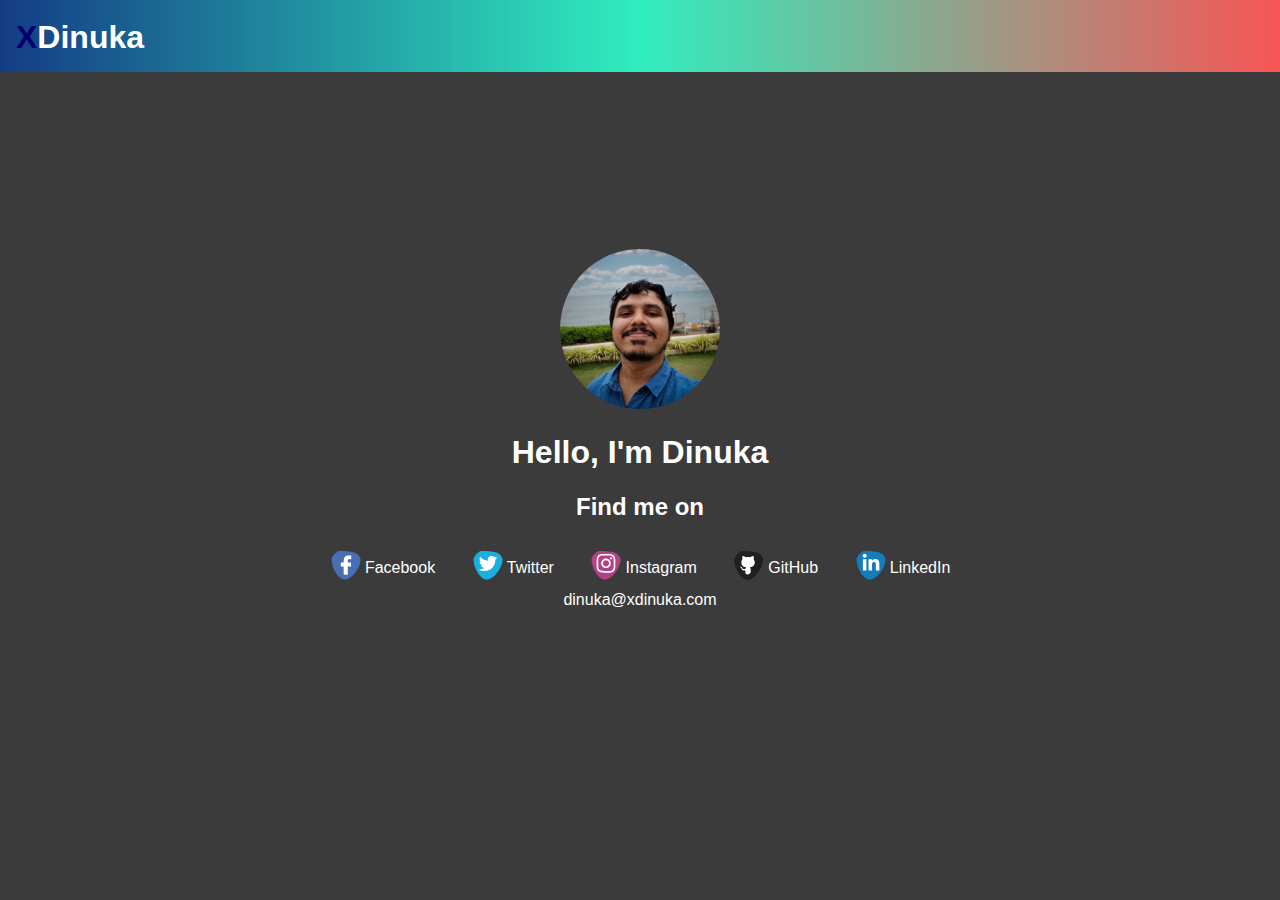
<file: index.html>
<!DOCTYPE html>
<html lang="en">

<head>
    <meta charset="UTF-8">
    <meta name="viewport" content="width=device-width, initial-scale=1.0">
    <meta http-equiv="X-UA-Compatible" content="ie=edge">
    <link rel="stylesheet" type="text/css" href="css/main.css">
    <link rel="shortcut icon" href="images/photo.jpeg">

    <!-- Primary Meta Tags -->
    <title>Hello, I'm Dinuka</title>
    <meta name="title" content="Hello, I'm Dinuka">
    <meta name="description" content="Find my social links on my website.">

    <!-- Open Graph / Facebook -->
    <meta property="og:type" content="website">
    <meta property="og:url" content="https://xdinuka.com">
    <meta property="og:title" content="Hello, I'm Dinuka">
    <meta property="og:description" content="Find my social links on my website.">
    <meta property="og:image" content="images/photo/jpeg">

    <!-- Twitter -->
    <meta property="twitter:card" content="summary_large_image">
    <meta property="twitter:url" content="https://xdinuka.com">
    <meta property="twitter:title" content="Hello, I'm Dinuka">
    <meta property="twitter:description" content="Find my social links on my website.">
    <meta property="twitter:image" content="images/photo/jpeg">
</head>

<body>
    <nav>
        <p>XDinuka</p>
    </nav>
    <div>
        <div>
            <img src="images/photo.jpg">
            <h1>Hello, I'm Dinuka</h1>

            <h2>Find me on</h2>
            <div>
                <a href="https://www.facebook.com/XDinuka" target="_blank"><img src="images/facebook.svg" />Facebook</a>
                <a href="https://twitter.com/XDinuka" target="_blank"><img src="images/twitter.svg" />Twitter</a>
                <a href="https://www.instagram.com/xdinuka" target="_blank"><img
                        src="images/instagram.svg" />Instagram</a>
                <a href="https://github.com/XDinuka" target="_blank"><img src="images/github.svg" />GitHub</a>
                <a href="https://www.linkedin.com/in/xdinuka" target="_blank"><img
                        src="images/linkedin.svg" />LinkedIn</a>
            </div>
            <a href="mailto:dinuka@xdinuka.com">dinuka@xdinuka.com</a>

        </div>
    </div>
</body>

</html>
</file>
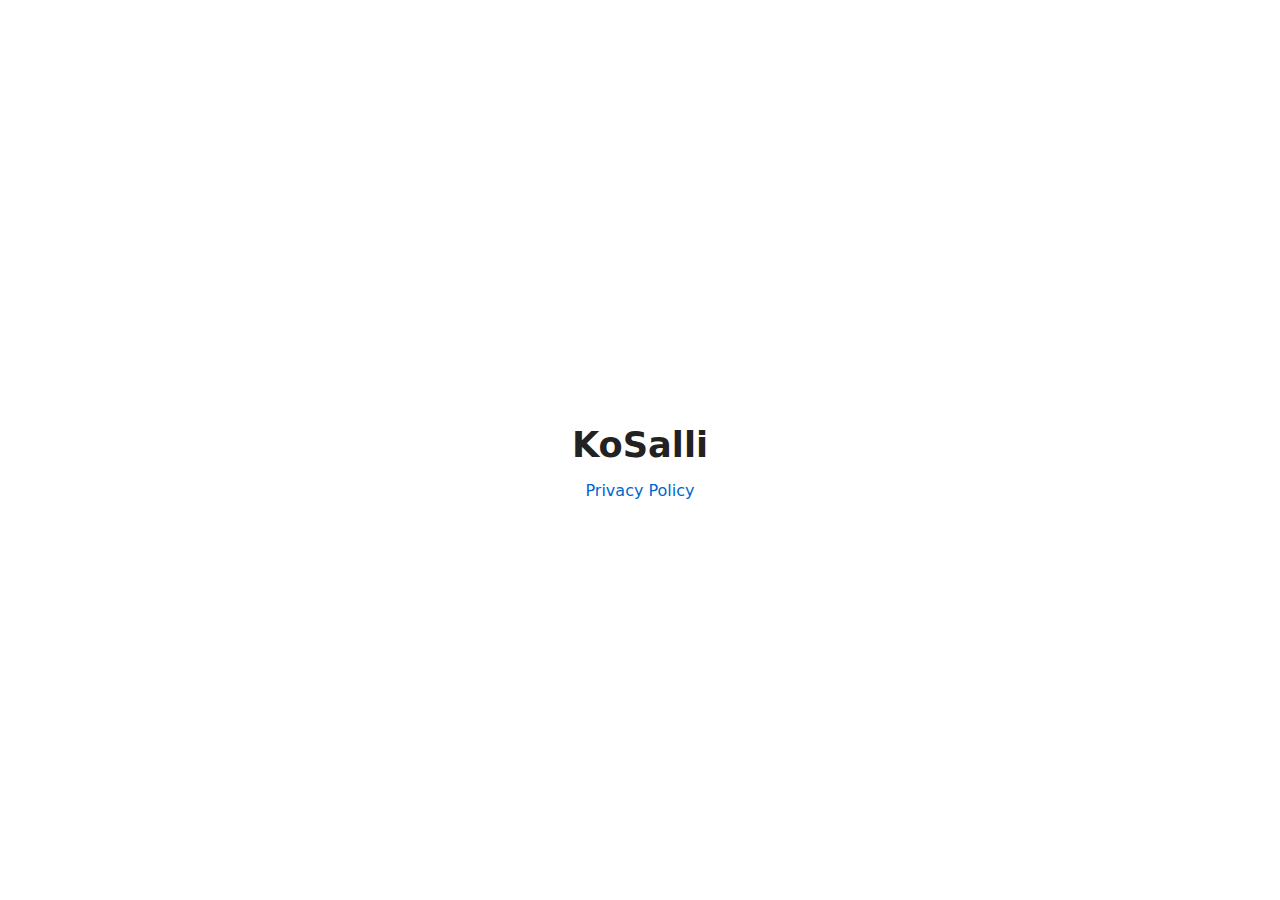
<file: apps/KoSalli/index.html>
<!DOCTYPE html>
<html lang="en">
<head>
    <meta charset="UTF-8" />
    <title>KoSalli</title>
    <meta name="viewport" content="width=device-width, initial-scale=1" />
    <style>
        body {
            font-family: system-ui, -apple-system, BlinkMacSystemFont, "Segoe UI",
            Roboto, Helvetica, Arial, sans-serif;
            margin: 0;
            min-height: 100vh;
            display: flex;
            align-items: center;
            justify-content: center;
            background: #ffffff;
            color: #222;
        }

        .container {
            text-align: center;
        }

        h1 {
            font-size: 2.2rem;
            margin-bottom: 1rem;
        }

        a {
            font-size: 1rem;
            color: #0066cc;
            text-decoration: none;
        }

        a:hover {
            text-decoration: underline;
        }
    </style>
</head>
<body>
<div class="container">
    <h1>KoSalli</h1>
    <a href="privacy-policy.html">Privacy Policy</a>
</div>
</body>
</html>
</file>
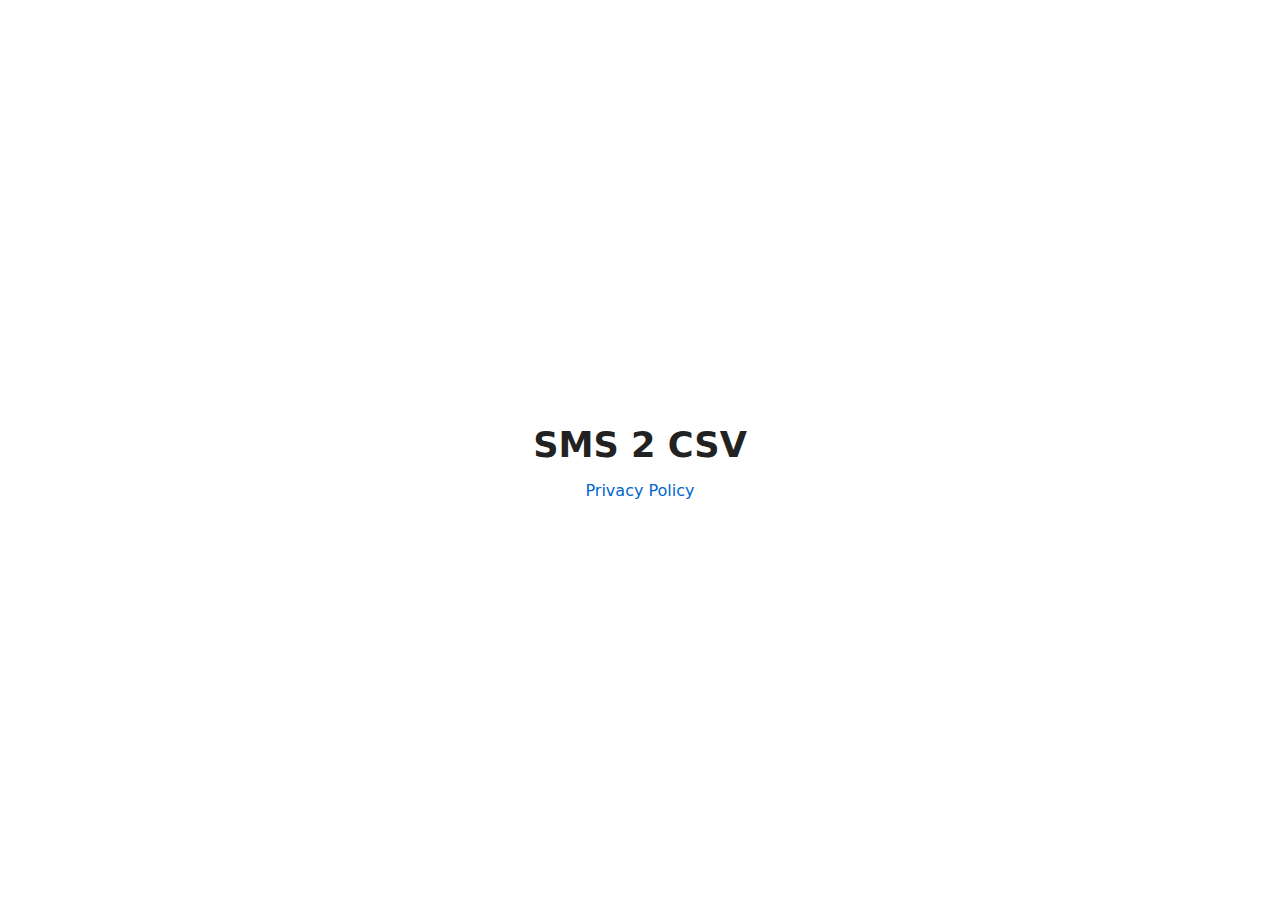
<file: apps/sms2csv/index.html>
<!DOCTYPE html>
<html lang="en">
<head>
    <meta charset="UTF-8" />
    <title>SMS 2 CSV</title>
    <meta name="viewport" content="width=device-width, initial-scale=1" />
    <style>
        body {
            font-family: system-ui, -apple-system, BlinkMacSystemFont, "Segoe UI",
            Roboto, Helvetica, Arial, sans-serif;
            margin: 0;
            min-height: 100vh;
            display: flex;
            align-items: center;
            justify-content: center;
            background: #ffffff;
            color: #222;
        }

        .container {
            text-align: center;
        }

        h1 {
            font-size: 2.2rem;
            margin-bottom: 1rem;
        }

        a {
            font-size: 1rem;
            color: #0066cc;
            text-decoration: none;
        }

        a:hover {
            text-decoration: underline;
        }
    </style>
</head>
<body>
<div class="container">
    <h1>SMS 2 CSV</h1>
    <a href="privacy-policy.html">Privacy Policy</a>
</div>
</body>
</html>
</file>
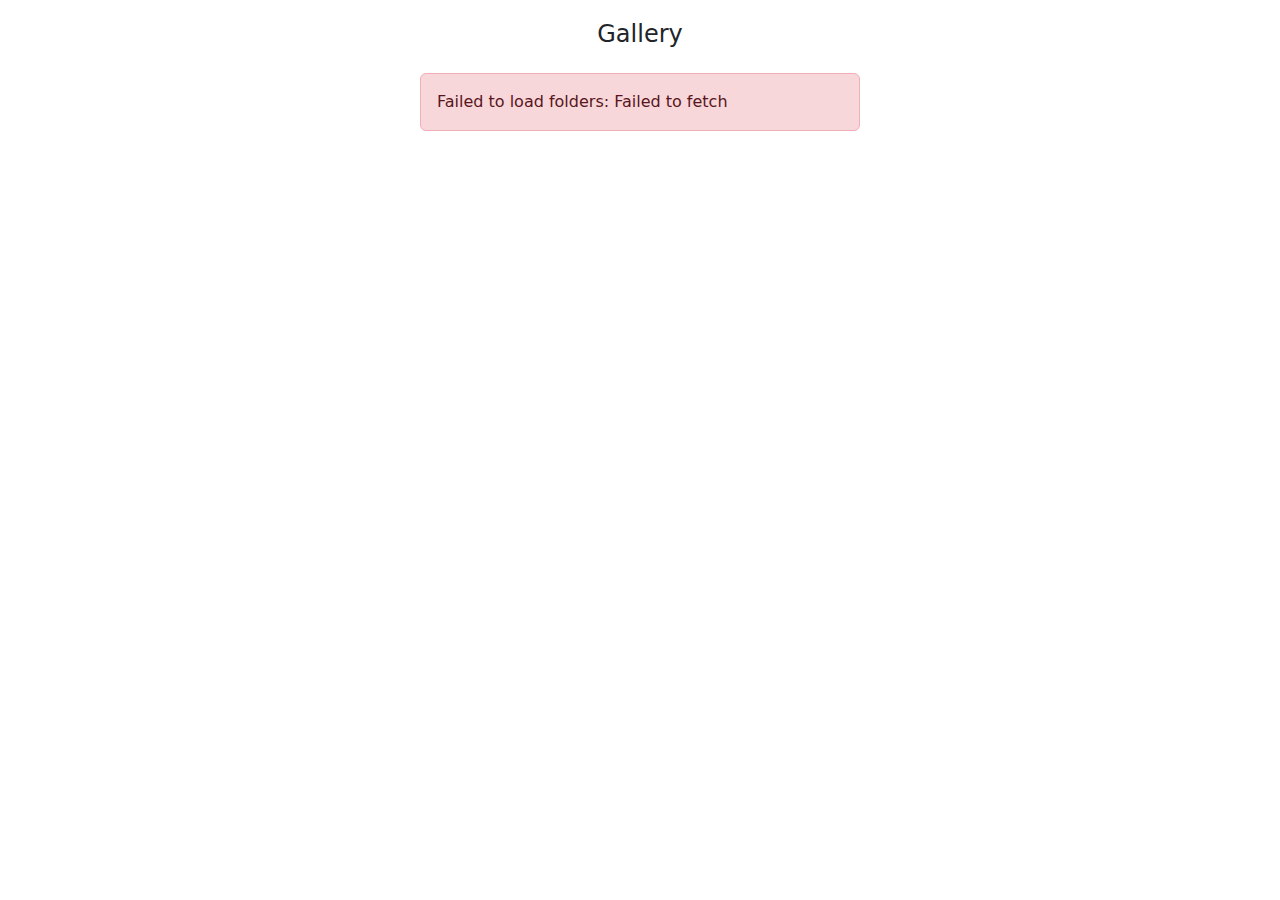
<file: gallery.html>
<!DOCTYPE html>
<html lang="en">

<head>
    <meta charset="UTF-8" />
    <meta name="viewport" content="width=device-width, initial-scale=1" />
    <title>Gallery</title>
    <link href="https://cdn.jsdelivr.net/npm/bootstrap@5.3.3/dist/css/bootstrap.min.css" rel="stylesheet" />
    <style>
        body {
            max-width: 480px;
            margin: auto;
            padding: 20px;
        }

        .thumbnail {
            max-width: 100%;
            height: auto;
            margin-bottom: 10px;
        }
    </style>
</head>

<body>

    <h4 class="text-center mb-4">Gallery</h4>

    <div id="folderList" class="list-group mb-4"></div>
    <div id="photoGallery" class="row gy-3"></div>

    <script>
        const folderList = document.getElementById('folderList');
        const gallery = document.getElementById('photoGallery');

        fetch('https://dinuka.izocele.lk/folders.json')
            .then(res => res.json())
            .then(folders => {
                if (!Array.isArray(folders)) throw new Error("Invalid folder list");

                folders.forEach(folder => {
                    const label = folder.split("___")[0];
                    const btn = document.createElement('button');
                    btn.className = 'list-group-item list-group-item-action';
                    btn.textContent = label;
                    btn.onclick = () => loadImages(folder);
                    folderList.appendChild(btn);
                });
            })
            .catch(err => {
                folderList.innerHTML = `<div class="alert alert-danger">Failed to load folders: ${err.message}</div>`;
            });

        function loadImages(folderName) {
            gallery.innerHTML = '<div class="text-center">Loading photos...</div>';

            fetch(`https://dinuka.izocele.lk/uploads/${folderName}/files.json`)
                .then(res => res.json())
                .then(files => {
                    if (!Array.isArray(files) || files.length === 0) {
                        gallery.innerHTML = '<div class="text-muted text-center">No images found.</div>';
                        return;
                    }

                    gallery.innerHTML = '';
                    files.forEach(filename => {
                        const col = document.createElement('div');
                        col.className = 'col-6';
                        col.innerHTML = `

            <img src="https://dinuka.izocele.lk/uploads/${folderName}/${filename}" 
                 class="img-fluid rounded shadow-sm mb-3" 
                 alt="${filename}" />
 
        `;

                        gallery.appendChild(col);
                    });
                })
                .catch(err => {
                    gallery.innerHTML = `<div class="alert alert-danger">Failed to load files.json: ${err.message}</div>`;
                });
        }

    </script>
</body>

</html>
</file>
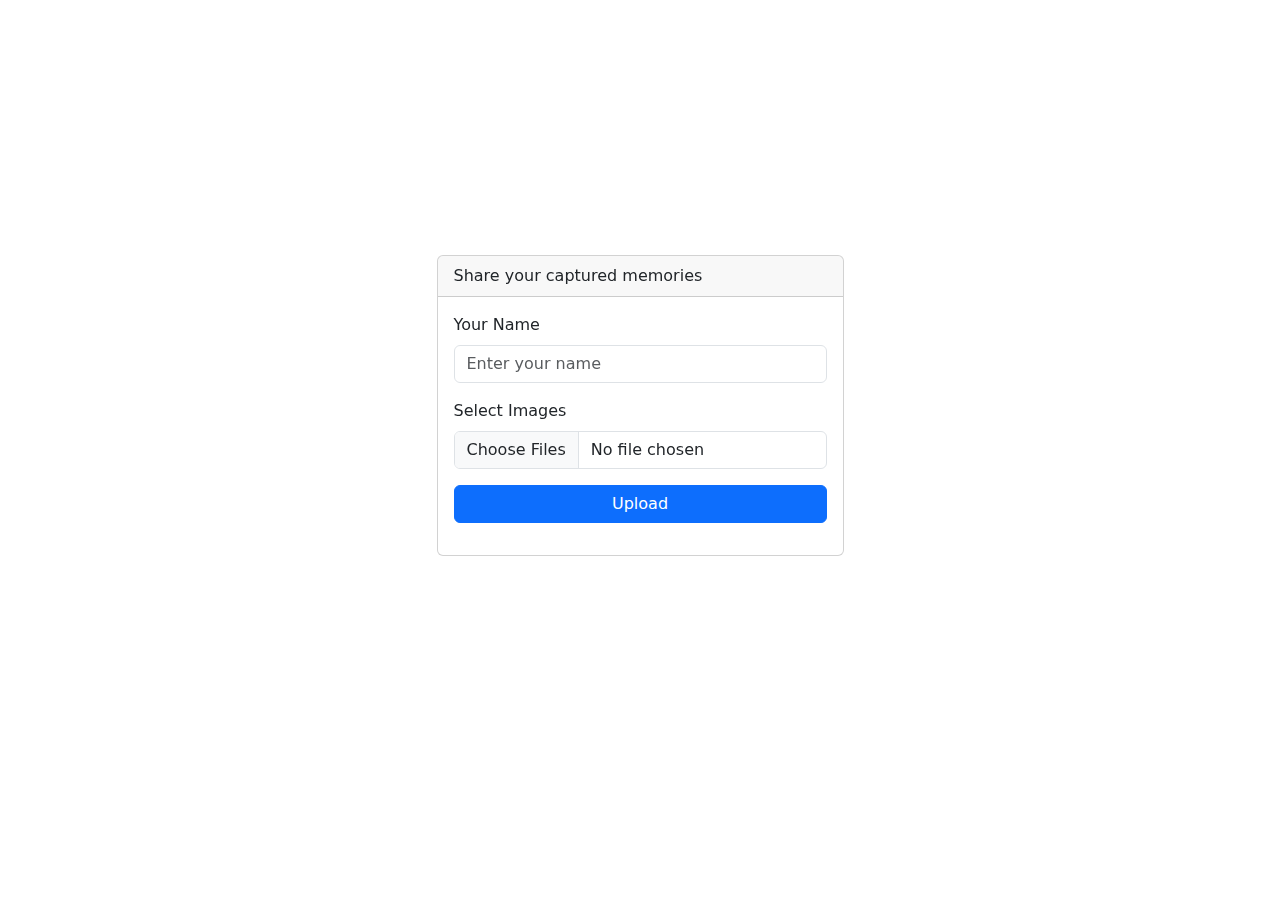
<file: wedding.html>
<!DOCTYPE html>
<html lang="en">

<head>
    <meta charset="UTF-8" />
    <meta name="viewport" content="width=device-width, initial-scale=1" />
    <title>Image Upload</title>
    <link href="https://cdn.jsdelivr.net/npm/bootstrap@5.3.3/dist/css/bootstrap.min.css" rel="stylesheet" />
    <style>
        body {
            max-width: 480px;
            height: 90vh;
            margin: auto;
            padding: 20px;
            background-image: url("https://dinuka.izocele.lk/bg.png");
            background-repeat: no-repeat;
            background-size: contain;
            background-position: center;
            display: grid;
            place-items: center;
        }

        #loadingSpinner {
            display: none;
        }
        div.card {
            background: rgba(255, 255, 255, 0.2); 
            backdrop-filter: blur(3px);
        }
    </style>
</head>

<body>


    <div class="card">
        <div class="card-header">
            Share your captured memories
        </div>
        <div class="card-body">
            <form id="uploadForm">
                <div class="mb-3">
                    <label for="name" class="form-label">Your Name</label>
                    <input type="text" class="form-control" id="name" name="name" placeholder="Enter your name"
                        required />
                </div>

                <div class="mb-3">
                    <label for="images" class="form-label">Select Images</label>
                    <input type="file" class="form-control" id="images" name="images" multiple accept="image/*"
                        required />
                </div>

                <button type="submit" class="btn btn-primary w-100">Upload</button>

                <div id="loadingSpinner" class="text-center mt-3">
                    <div class="spinner-border text-primary" role="status">
                        <span class="visually-hidden">Uploading...</span>
                    </div>
                    <div>Uploading...</div>
                </div>

                <div id="responseBox" class="mt-3 text-center"></div>
            </form>




        
        </div>
    </div>

    <script>
        document.getElementById('uploadForm').addEventListener('submit', function (e) {
            e.preventDefault();

            const form = e.target;
            const formData = new FormData();

            const name = document.getElementById('name').value.trim();
            const files = document.getElementById('images').files;

            if (!name || files.length === 0) {
                alert('Please fill in your name and select at least one image.');
                return;
            }

            formData.append('name', name);
            for (let i = 0; i < files.length; i++) {
                formData.append('image' + (i + 1), files[i]);
            }

            const spinner = document.getElementById('loadingSpinner');
            const responseBox = document.getElementById('responseBox');
            spinner.style.display = 'block';
            responseBox.innerHTML = '';

            fetch('https://dinuka.izocele.lk/upload.php', {
                method: 'POST',
                body: formData
            })
                .then(res => res.json())
                .then(data => {
                    spinner.style.display = 'none';
                    if (data.folder) {
                        responseBox.innerHTML = `<div class="alert alert-success">Your photos were uploaded. Thanks</div>`;
                        form.reset();
                    } else {
                        responseBox.innerHTML = `<div class="alert alert-danger">Your photos were not uploaded. Please try again</div>`;
                    }
                    document.getElementById('uploadForm').reset();
                })
                .catch(err => {
                    spinner.style.display = 'none';
                    responseBox.innerHTML = `<div class="alert alert-danger">Your photos were not uploaded. Please try again</div>`;
                    document.getElementById('uploadForm').reset();
                });
        });
    </script>
</body>

</html>
</file>
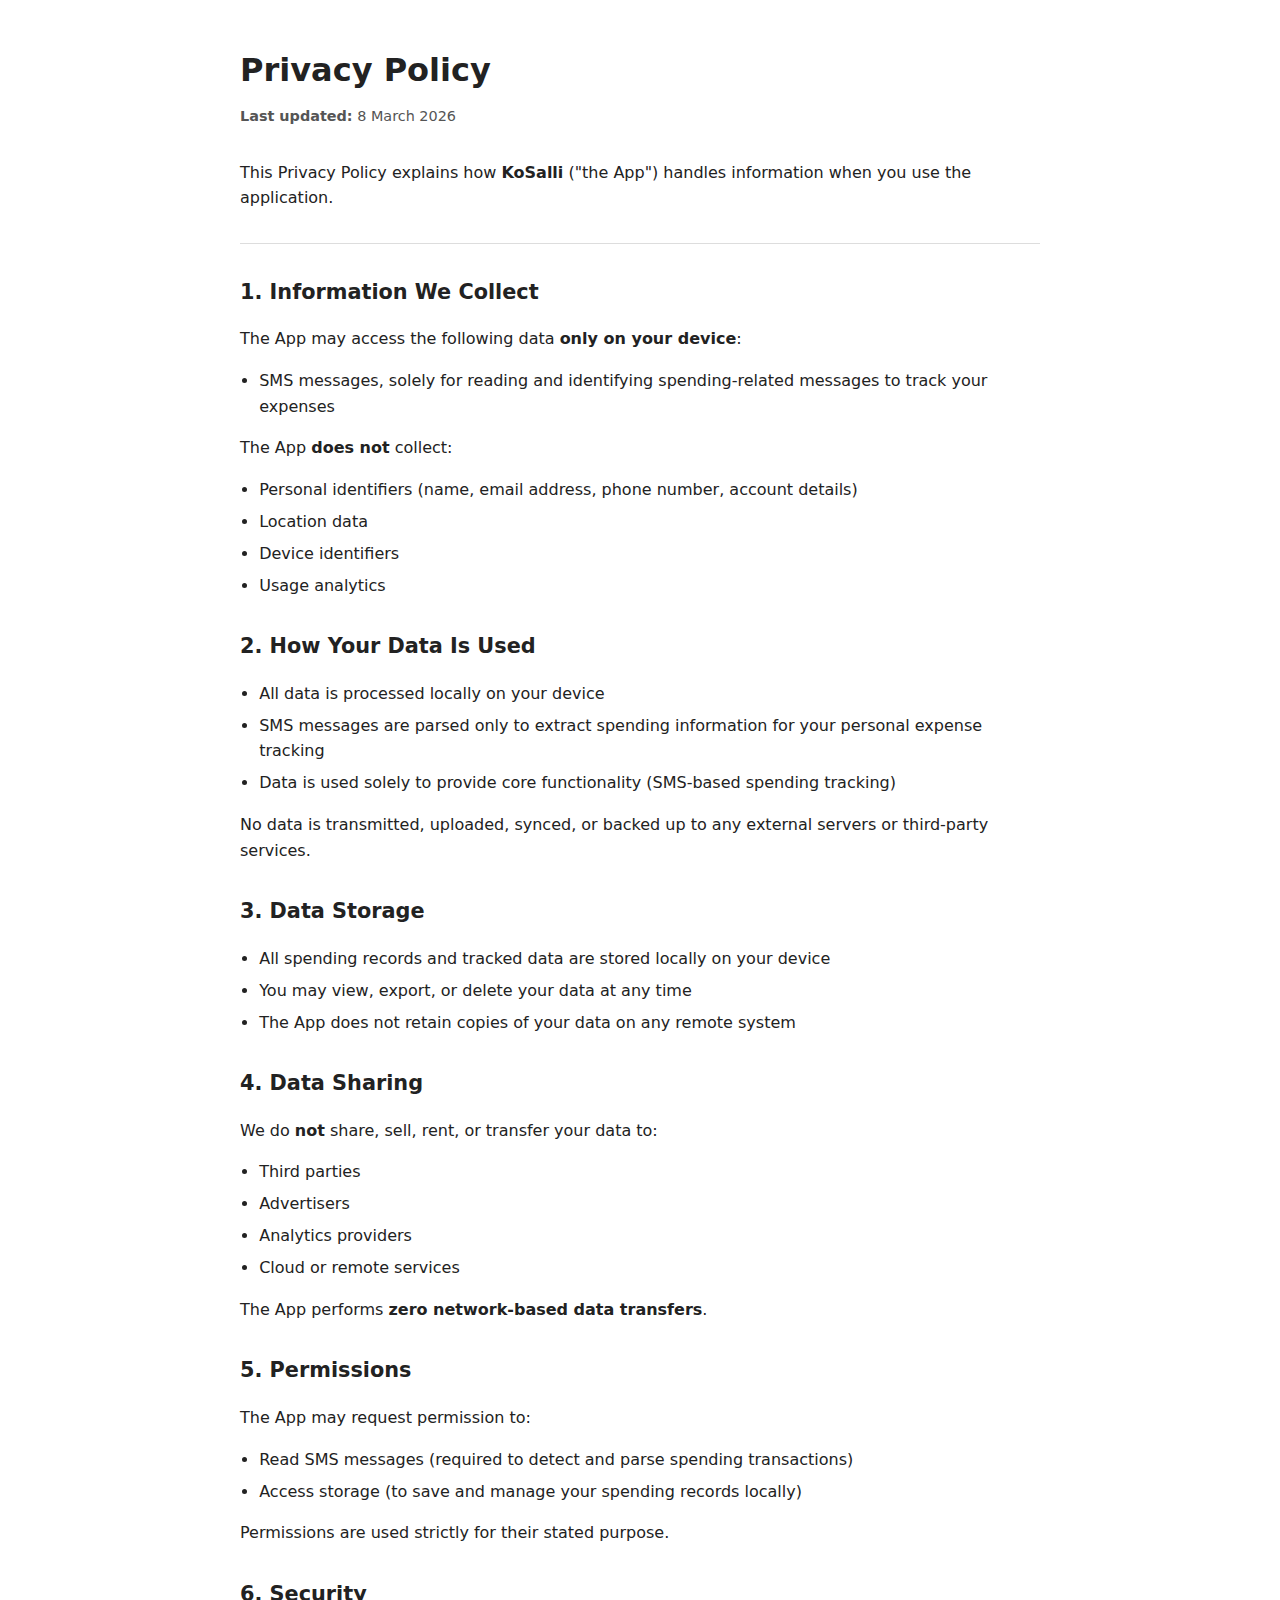
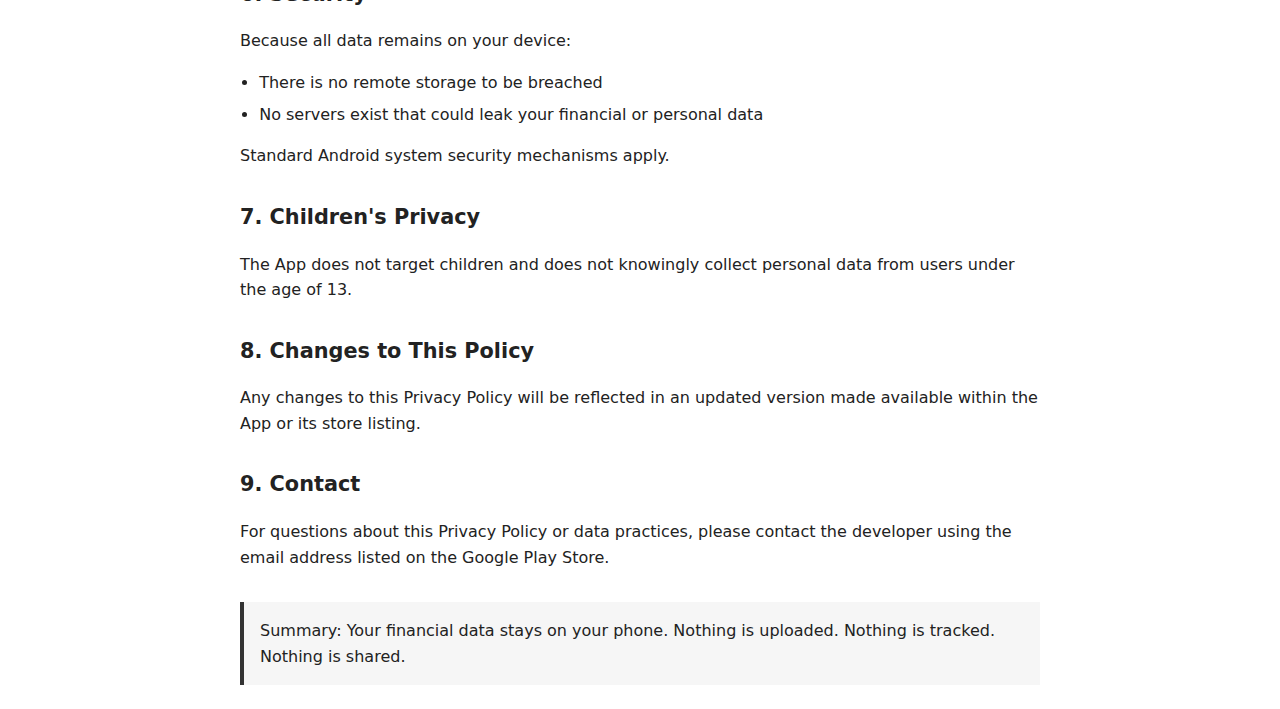
<file: apps/KoSalli/privacy-policy.html>
<!DOCTYPE html>
<html lang="en">
<head>
    <meta charset="UTF-8" />
    <title>Privacy Policy – KoSalli</title>
    <meta name="viewport" content="width=device-width, initial-scale=1" />
    <style>
        body {
            font-family: system-ui, -apple-system, BlinkMacSystemFont, "Segoe UI",
            Roboto, Helvetica, Arial, sans-serif;
            line-height: 1.6;
            margin: 0;
            padding: 24px;
            background: #ffffff;
            color: #222;
        }

        .container {
            max-width: 800px;
            margin: 0 auto;
        }

        h1 {
            font-size: 2rem;
            margin-bottom: 0.5rem;
        }

        .updated {
            color: #555;
            font-size: 0.9rem;
            margin-bottom: 2rem;
        }

        h2 {
            margin-top: 2rem;
            font-size: 1.3rem;
        }

        ul {
            padding-left: 1.2rem;
        }

        li {
            margin: 0.4rem 0;
        }

        hr {
            border: none;
            border-top: 1px solid #ddd;
            margin: 2rem 0;
        }

        .summary {
            background: #f6f6f6;
            padding: 1rem;
            border-left: 4px solid #333;
            margin-top: 2rem;
            font-weight: 500;
        }
    </style>
</head>
<body>
<div class="container">
    <h1>Privacy Policy</h1>
    <div class="updated"><strong>Last updated:</strong> 8 March 2026</div>

    <p>
        This Privacy Policy explains how <strong>KoSalli</strong> ("the App")
        handles information when you use the application.
    </p>

    <hr />

    <h2>1. Information We Collect</h2>
    <p>The App may access the following data <strong>only on your device</strong>:</p>
    <ul>
        <li>SMS messages, solely for reading and identifying spending-related messages to track your expenses</li>
    </ul>

    <p>The App <strong>does not</strong> collect:</p>
    <ul>
        <li>Personal identifiers (name, email address, phone number, account details)</li>
        <li>Location data</li>
        <li>Device identifiers</li>
        <li>Usage analytics</li>
    </ul>

    <h2>2. How Your Data Is Used</h2>
    <ul>
        <li>All data is processed locally on your device</li>
        <li>SMS messages are parsed only to extract spending information for your personal expense tracking</li>
        <li>Data is used solely to provide core functionality (SMS-based spending tracking)</li>
    </ul>
    <p>
        No data is transmitted, uploaded, synced, or backed up to any external servers
        or third-party services.
    </p>

    <h2>3. Data Storage</h2>
    <ul>
        <li>All spending records and tracked data are stored locally on your device</li>
        <li>You may view, export, or delete your data at any time</li>
        <li>The App does not retain copies of your data on any remote system</li>
    </ul>

    <h2>4. Data Sharing</h2>
    <p>
        We do <strong>not</strong> share, sell, rent, or transfer your data to:
    </p>
    <ul>
        <li>Third parties</li>
        <li>Advertisers</li>
        <li>Analytics providers</li>
        <li>Cloud or remote services</li>
    </ul>

    <p>The App performs <strong>zero network-based data transfers</strong>.</p>

    <h2>5. Permissions</h2>
    <p>The App may request permission to:</p>
    <ul>
        <li>Read SMS messages (required to detect and parse spending transactions)</li>
        <li>Access storage (to save and manage your spending records locally)</li>
    </ul>
    <p>Permissions are used strictly for their stated purpose.</p>

    <h2>6. Security</h2>
    <p>
        Because all data remains on your device:
    </p>
    <ul>
        <li>There is no remote storage to be breached</li>
        <li>No servers exist that could leak your financial or personal data</li>
    </ul>
    <p>Standard Android system security mechanisms apply.</p>

    <h2>7. Children's Privacy</h2>
    <p>
        The App does not target children and does not knowingly collect personal data
        from users under the age of 13.
    </p>

    <h2>8. Changes to This Policy</h2>
    <p>
        Any changes to this Privacy Policy will be reflected in an updated version
        made available within the App or its store listing.
    </p>

    <h2>9. Contact</h2>
    <p>
        For questions about this Privacy Policy or data practices, please contact the
        developer using the email address listed on the Google Play Store.
    </p>

    <div class="summary">
        Summary: Your financial data stays on your phone. Nothing is uploaded. Nothing is tracked.
        Nothing is shared.
    </div>
</div>
</body>
</html>
</file>
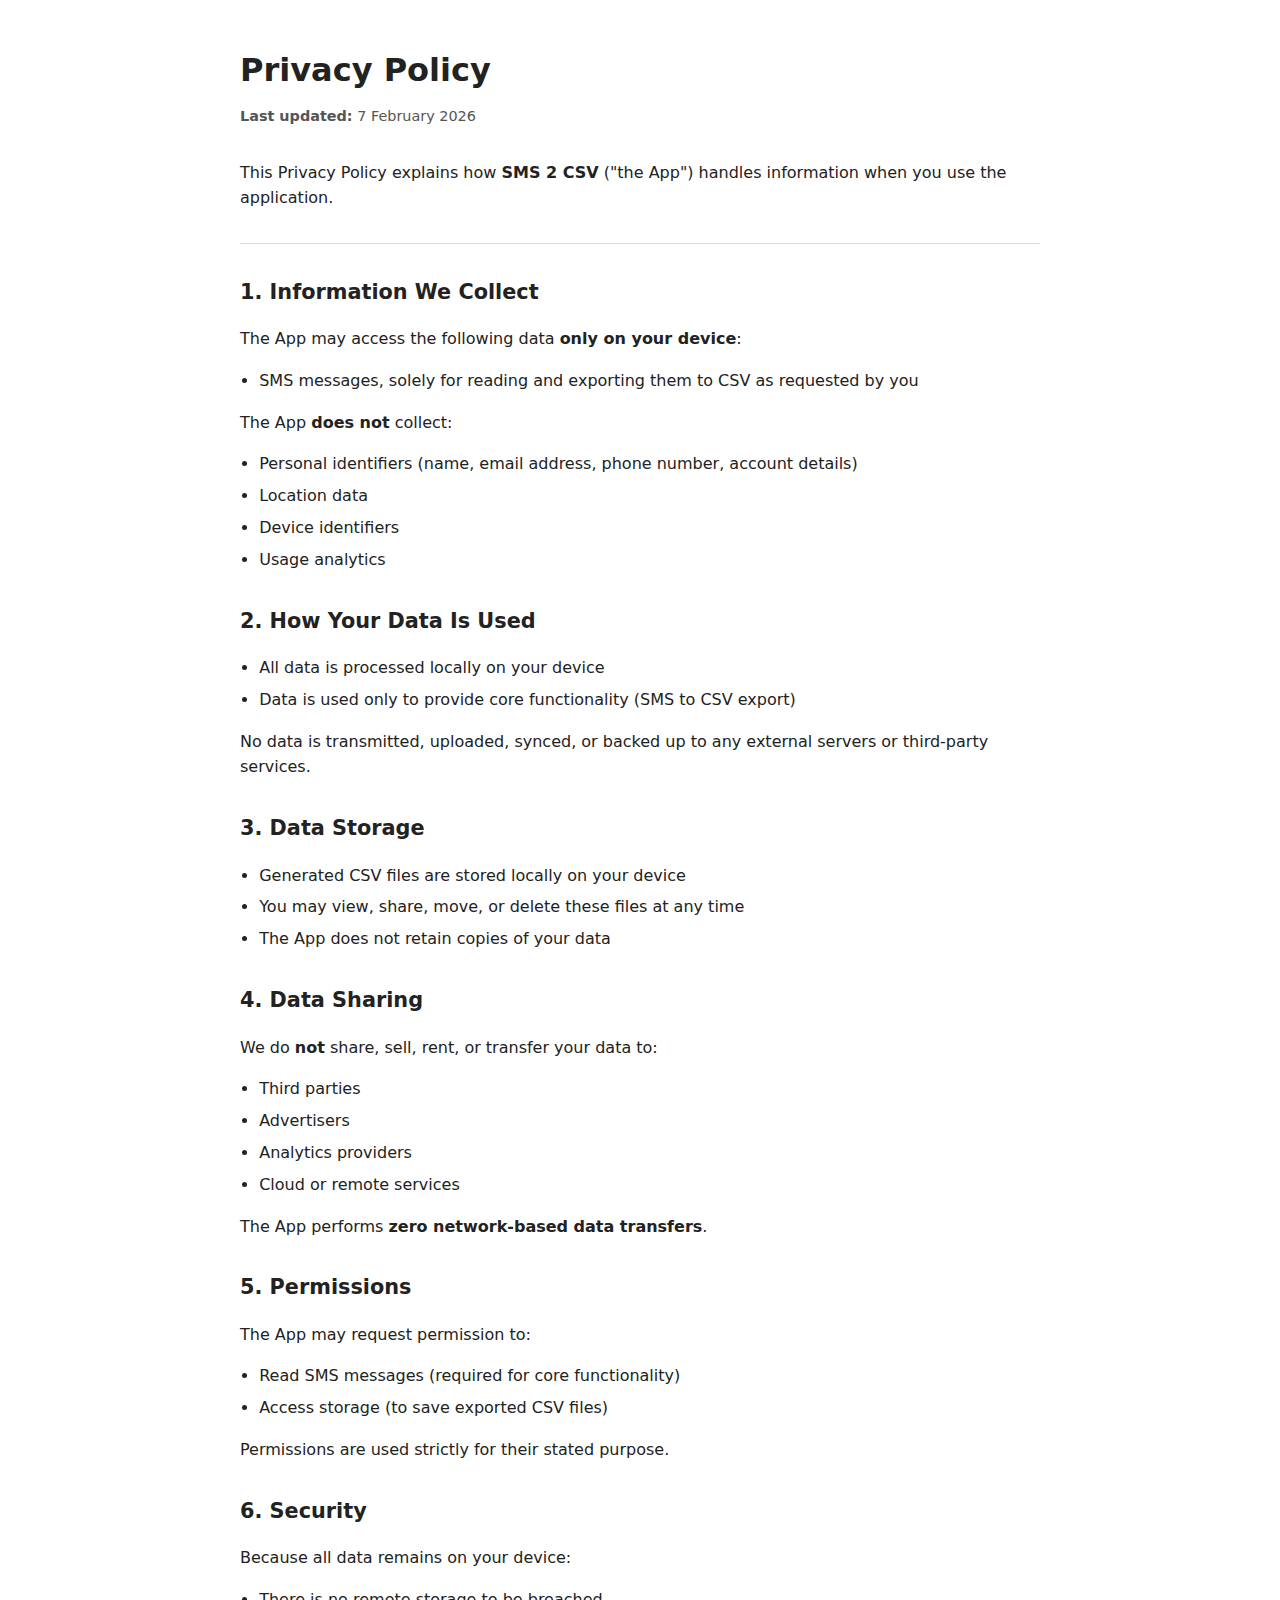
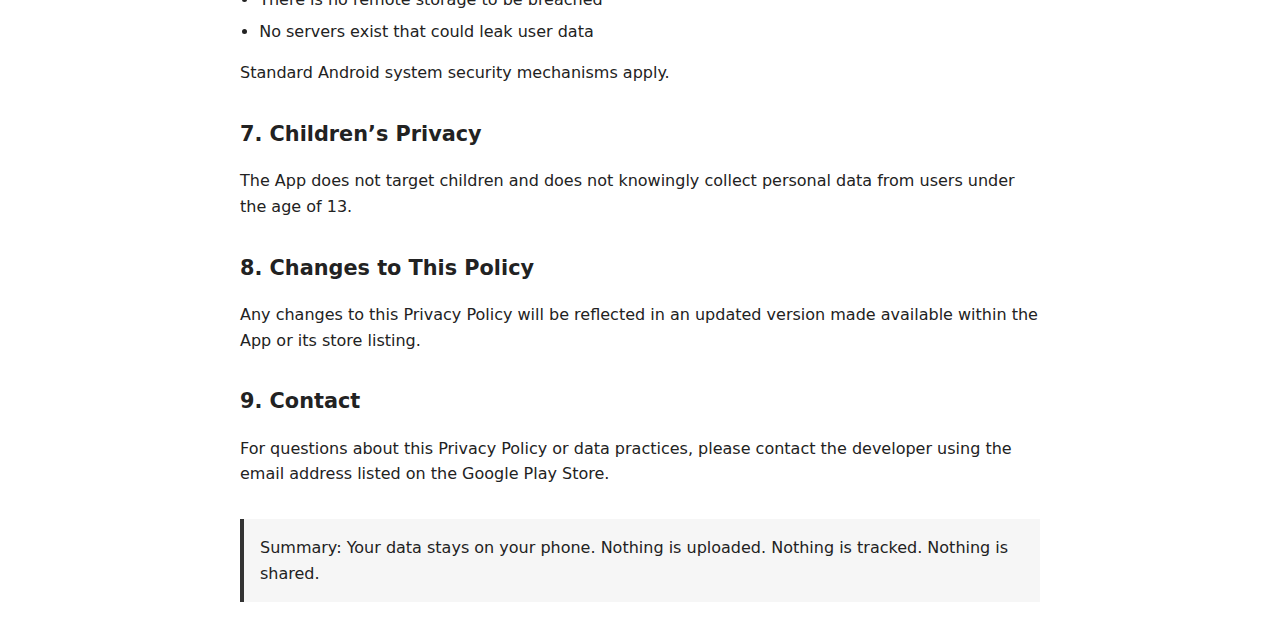
<file: apps/sms2csv/privacy-policy.html>
<!DOCTYPE html>
<html lang="en">
<head>
    <meta charset="UTF-8" />
    <title>Privacy Policy – SMS 2 CSV</title>
    <meta name="viewport" content="width=device-width, initial-scale=1" />
    <style>
        body {
            font-family: system-ui, -apple-system, BlinkMacSystemFont, "Segoe UI",
            Roboto, Helvetica, Arial, sans-serif;
            line-height: 1.6;
            margin: 0;
            padding: 24px;
            background: #ffffff;
            color: #222;
        }

        .container {
            max-width: 800px;
            margin: 0 auto;
        }

        h1 {
            font-size: 2rem;
            margin-bottom: 0.5rem;
        }

        .updated {
            color: #555;
            font-size: 0.9rem;
            margin-bottom: 2rem;
        }

        h2 {
            margin-top: 2rem;
            font-size: 1.3rem;
        }

        ul {
            padding-left: 1.2rem;
        }

        li {
            margin: 0.4rem 0;
        }

        hr {
            border: none;
            border-top: 1px solid #ddd;
            margin: 2rem 0;
        }

        .summary {
            background: #f6f6f6;
            padding: 1rem;
            border-left: 4px solid #333;
            margin-top: 2rem;
            font-weight: 500;
        }
    </style>
</head>
<body>
<div class="container">
    <h1>Privacy Policy</h1>
    <div class="updated"><strong>Last updated:</strong> 7 February 2026</div>

    <p>
        This Privacy Policy explains how <strong>SMS 2 CSV</strong> ("the App")
        handles information when you use the application.
    </p>

    <hr />

    <h2>1. Information We Collect</h2>
    <p>The App may access the following data <strong>only on your device</strong>:</p>
    <ul>
        <li>SMS messages, solely for reading and exporting them to CSV as requested by you</li>
    </ul>

    <p>The App <strong>does not</strong> collect:</p>
    <ul>
        <li>Personal identifiers (name, email address, phone number, account details)</li>
        <li>Location data</li>
        <li>Device identifiers</li>
        <li>Usage analytics</li>
    </ul>

    <h2>2. How Your Data Is Used</h2>
    <ul>
        <li>All data is processed locally on your device</li>
        <li>Data is used only to provide core functionality (SMS to CSV export)</li>
    </ul>
    <p>
        No data is transmitted, uploaded, synced, or backed up to any external servers
        or third-party services.
    </p>

    <h2>3. Data Storage</h2>
    <ul>
        <li>Generated CSV files are stored locally on your device</li>
        <li>You may view, share, move, or delete these files at any time</li>
        <li>The App does not retain copies of your data</li>
    </ul>

    <h2>4. Data Sharing</h2>
    <p>
        We do <strong>not</strong> share, sell, rent, or transfer your data to:
    </p>
    <ul>
        <li>Third parties</li>
        <li>Advertisers</li>
        <li>Analytics providers</li>
        <li>Cloud or remote services</li>
    </ul>

    <p>The App performs <strong>zero network-based data transfers</strong>.</p>

    <h2>5. Permissions</h2>
    <p>The App may request permission to:</p>
    <ul>
        <li>Read SMS messages (required for core functionality)</li>
        <li>Access storage (to save exported CSV files)</li>
    </ul>
    <p>Permissions are used strictly for their stated purpose.</p>

    <h2>6. Security</h2>
    <p>
        Because all data remains on your device:
    </p>
    <ul>
        <li>There is no remote storage to be breached</li>
        <li>No servers exist that could leak user data</li>
    </ul>
    <p>Standard Android system security mechanisms apply.</p>

    <h2>7. Children’s Privacy</h2>
    <p>
        The App does not target children and does not knowingly collect personal data
        from users under the age of 13.
    </p>

    <h2>8. Changes to This Policy</h2>
    <p>
        Any changes to this Privacy Policy will be reflected in an updated version
        made available within the App or its store listing.
    </p>

    <h2>9. Contact</h2>
    <p>
        For questions about this Privacy Policy or data practices, please contact the
        developer using the email address listed on the Google Play Store.
    </p>

    <div class="summary">
        Summary: Your data stays on your phone. Nothing is uploaded. Nothing is tracked.
        Nothing is shared.
    </div>
</div>
</body>
</html>
</file>
<file: css/main.css>
html,
body {
  font-family: 'Segoe UI', Tahoma, Geneva, Verdana, sans-serif;
  padding: 0;
  margin: 0;
  height: 100vh;
  width: 100vw;
  background-color: #3b3b3b;
}

body nav {
  position: -webkit-sticky;
  position: sticky;
  padding: 1.2em 1em 1em 1em;
  margin: 0;
  background: -webkit-gradient(linear, left top, right top, from(#143c85), color-stop(#30eebf), to(#f75555));
  background: linear-gradient(to right, #143c85, #30eebf, #f75555);
}

body nav p {
  padding: 0;
  margin: 0;
  color: #ffffff;
  font-size: 2em;
  font-weight: bolder;
}

body nav p::first-letter {
  color: #020070;
}

body > div {
  display: -ms-grid;
  display: grid;
  place-items: center;
  height: 80vh;
}

body > div div {
  color: #FFFFFF;
  text-align: center;
}

body > div div img {
  height: 10rem;
  border-radius: 50%;
}

body > div div a {
  white-space: nowrap;
  padding: 1rem;
  color: #FFFFFF;
  text-decoration: none;
  line-height: 2rem;
}

body > div div a img {
  margin-right: 0.2rem;
  height: 2rem;
  -webkit-transform: translateY(0.5rem);
          transform: translateY(0.5rem);
}
</file>
